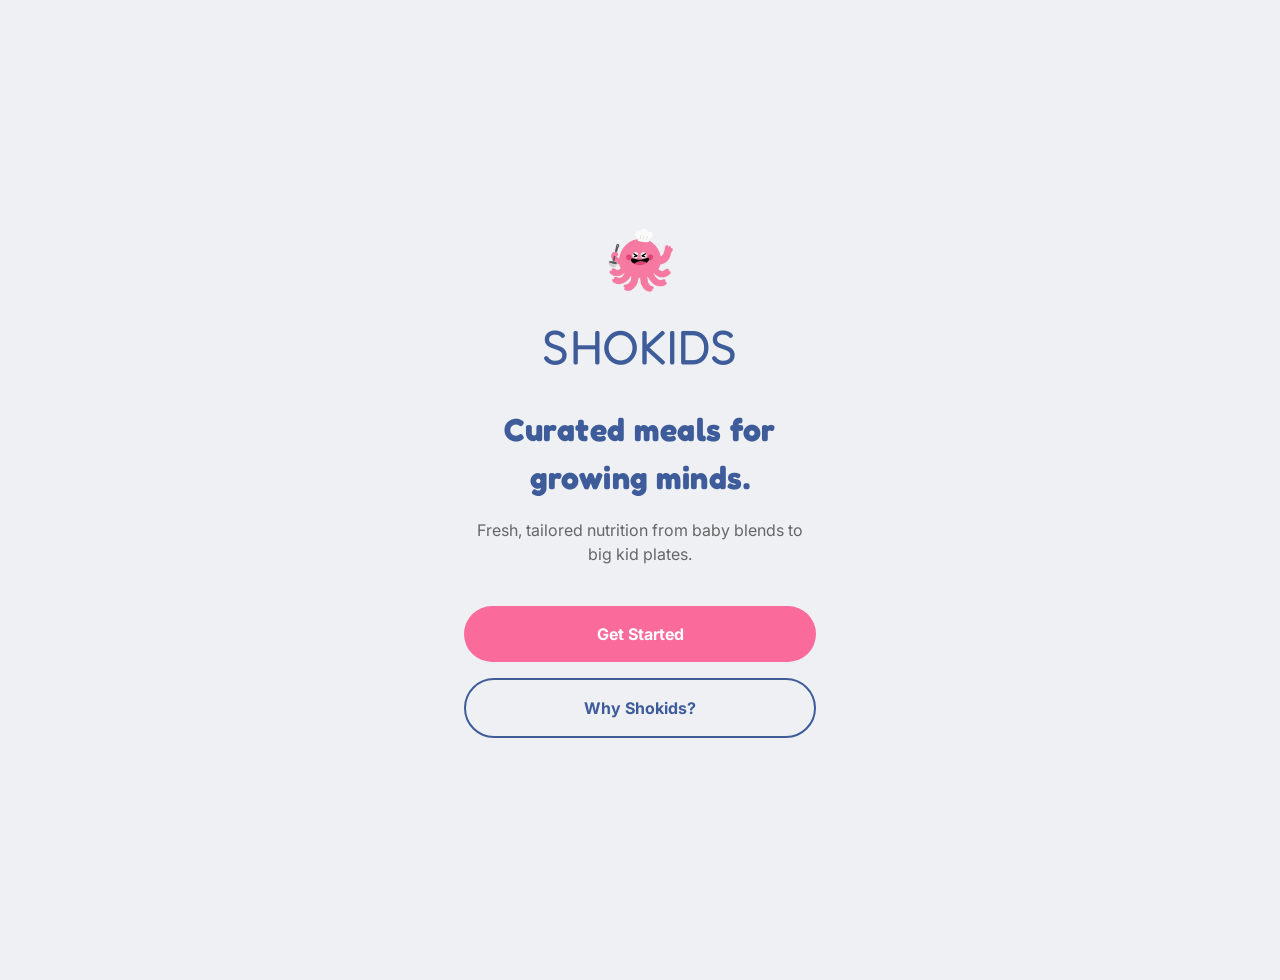
<file: index.html>
<!DOCTYPE html>
<html lang="en">

<head>
    <meta charset="UTF-8">
    <meta name="viewport" content="width=device-width, initial-scale=1.0">
    <title>SHOKIDS | Welcome</title>
    <link rel="stylesheet" href="css/styles.css">
</head>

<body>
    <div class="layout-wrapper"
        style="align-items: center; justify-content: center; min-height: 100vh; text-align: center;">
        <div class="main-content" style="max-width: 400px; padding: 40px 24px;">

            <div class="header-branding" style="flex-direction: column;">
                <img src="images/cook.png" alt="Chef Octopus" class="mascot-img">
                <div class="logo" >SHOKIDS</div>
            </div>

            <h1 style="font-size: 2rem; margin-bottom: 16px; color: var(--brand-blue);">Curated meals for growing minds.
            </h1>
            <p style="color: var(--text-muted); margin-bottom: 40px;">Fresh, tailored nutrition from baby blends to big
                kid plates.</p>

            <a href="onboarding.html" class="btn btn-pink" style="margin-bottom: 16px;">Get Started</a>
            <a href="about.html" class="btn btn-outline">Why Shokids?</a>
        </div>
    </div>
</body>

</html>
</file>
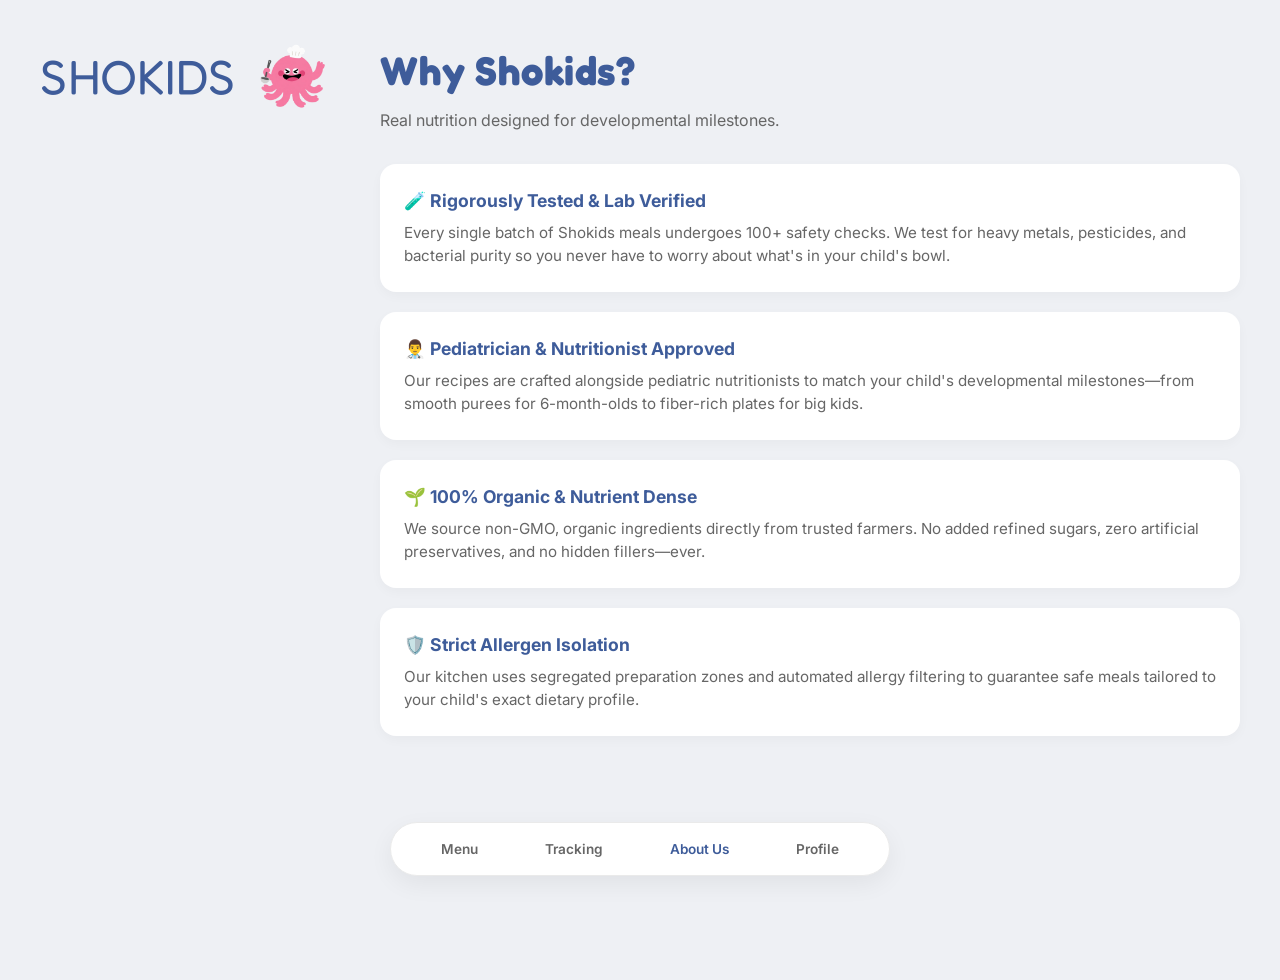
<file: about.html>
<!DOCTYPE html>
<html lang="en">

<head>
    <meta charset="UTF-8">
    <meta name="viewport" content="width=device-width, initial-scale=1.0">
    <title>SHOKIDS | About Us</title>
    <link rel="stylesheet" href="css/styles.css">
</head>

<body>
    <div class="layout-wrapper">
        <div class="sidebar">
            <div class="header-branding">
                <div class="logo">SHOKIDS</div>
                <img src="images/cook.png" alt="Chef Octopus" class="mascot-img">
            </div>
        </div>

        <div class="main-content">
            <h1 style="font-size: 2.5rem; margin-bottom: 8px; color: var(--brand-blue);">Why Shokids?</h1>
            <p style="color: var(--text-muted); margin-bottom: 32px;">Real nutrition designed for developmental
                milestones.</p>

            <div class="info-card">
                <h4>🧪 Rigorously Tested & Lab Verified</h4>
                <p>Every single batch of Shokids meals undergoes 100+ safety checks. We test for heavy metals,
                    pesticides, and bacterial purity so you never have to worry about what's in your child's bowl.</p>
            </div>

            <div class="info-card">
                <h4>👨‍⚕️ Pediatrician & Nutritionist Approved</h4>
                <p>Our recipes are crafted alongside pediatric nutritionists to match your child's developmental
                    milestones—from smooth purees for 6-month-olds to fiber-rich plates for big kids.</p>
            </div>

            <div class="info-card">
                <h4>🌱 100% Organic & Nutrient Dense</h4>
                <p>We source non-GMO, organic ingredients directly from trusted farmers. No added refined sugars, zero
                    artificial preservatives, and no hidden fillers—ever.</p>
            </div>

            <div class="info-card">
                <h4>🛡️ Strict Allergen Isolation</h4>
                <p>Our kitchen uses segregated preparation zones and automated allergy filtering to guarantee safe meals
                    tailored to your child's exact dietary profile.</p>
            </div>
        </div>
    </div>

    <div class="bottom-nav">
        <a href="menu.html" class="nav-link">Menu</a>
        <a href="tracking.html" class="nav-link">Tracking</a>
        <a href="about.html" class="nav-link active">About Us</a>
        <a href="profile.html" class="nav-link">Profile</a>
    </div>
</body>

</html>
</file>
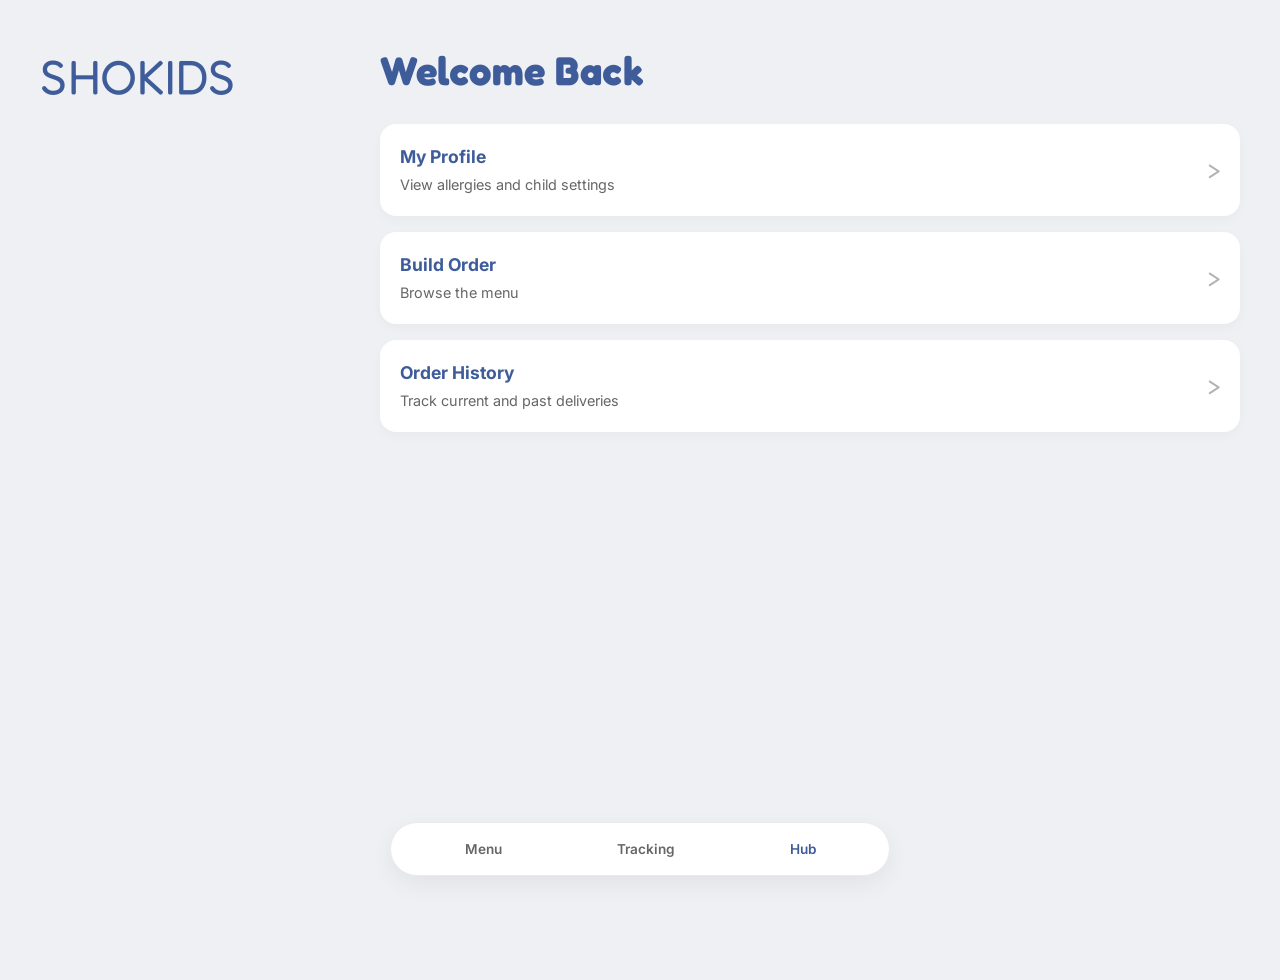
<file: dashboard.html>
<!DOCTYPE html>
<html lang="en">

<head>
    <meta charset="UTF-8">
    <meta name="viewport" content="width=device-width, initial-scale=1.0">
    <title>SHOKIDS | Dashboard</title>
    <link rel="stylesheet" href="css/styles.css">
</head>

<body>
    <div class="layout-wrapper">
        <div class="sidebar">
            <div class="logo">SHOKIDS</div>
        </div>

        <div class="main-content">
            <h1 style="font-size: 2.5rem; margin-bottom: 24px; color: var(--brand-blue);">Welcome Back</h1>

            <div class="settings-list">
                <a href="profile.html" class="settings-item">
                    <div class="settings-info">
                        <h4 style="color: var(--brand-blue);">My Profile</h4>
                        <p>View allergies and child settings</p>
                    </div>
                    <span class="arrow">></span>
                </a>

                <a href="menu.html" class="settings-item">
                    <div class="settings-info">
                        <h4 style="color: var(--brand-blue);">Build Order</h4>
                        <p>Browse the menu</p>
                    </div>
                    <span class="arrow">></span>
                </a>

                <a href="tracking.html" class="settings-item">
                    <div class="settings-info">
                        <h4 style="color: var(--brand-blue);">Order History</h4>
                        <p>Track current and past deliveries</p>
                    </div>
                    <span class="arrow">></span>
                </a>
            </div>
        </div>
    </div>

    <div class="bottom-nav">
        <a href="menu.html" class="nav-link">Menu</a>
        <a href="tracking.html" class="nav-link">Tracking</a>
        <a href="dashboard.html" class="nav-link active">Hub</a>
    </div>
</body>

</html>
</file>
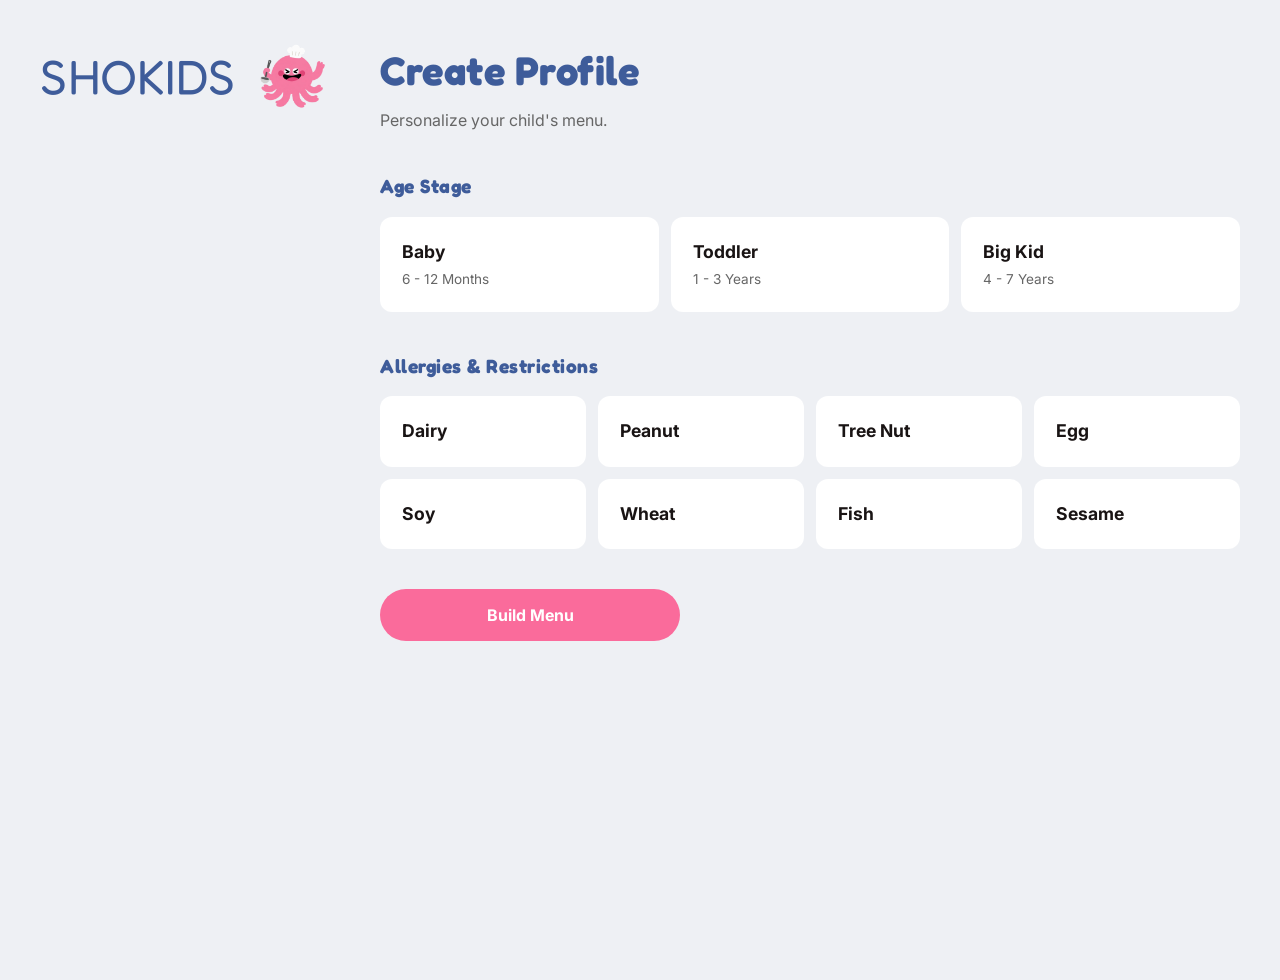
<file: onboarding.html>
<!DOCTYPE html>
<html lang="en">

<head>
    <meta charset="UTF-8">
    <meta name="viewport" content="width=device-width, initial-scale=1.0">
    <title>SHOKIDS | Profile Setup</title>
    <link rel="stylesheet" href="css/styles.css">
</head>

<body>
    <div class="layout-wrapper">
        <div class="sidebar">
            <div class="header-branding">
                <div class="logo">SHOKIDS</div>
                <img src="images/cook.png" alt="Mascot" class="mascot-img">
            </div>
        </div>

        <div class="main-content">
            <h1 style="font-size: 2.5rem; margin-bottom: 8px; color: var(--brand-blue);">Create Profile</h1>
            <p style="color: var(--text-muted); margin-bottom: 40px;">Personalize your child's menu.</p>

            <form id="onboardingForm">
                <div class="form-section">
                    <h3 style="color: var(--brand-blue);">Age Stage</h3>
                    <div class="grid-select">
                        <label>
                            <input type="radio" name="age" value="baby" required>
                            <div class="card-label">
                                <span>Baby</span>
                                <small>6 - 12 Months</small>
                            </div>
                        </label>
                        <label>
                            <input type="radio" name="age" value="toddler">
                            <div class="card-label">
                                <span>Toddler</span>
                                <small>1 - 3 Years</small>
                            </div>
                        </label>
                        <label>
                            <input type="radio" name="age" value="bigkid">
                            <div class="card-label">
                                <span>Big Kid</span>
                                <small>4 - 7 Years</small>
                            </div>
                        </label>
                    </div>
                </div>

                <div class="form-section">
                    <h3 style="color: var(--brand-blue);">Allergies & Restrictions</h3>
                    <div class="grid-select multi">
                        <label><input type="checkbox" name="allergy" value="dairy">
                            <div class="card-label"><span>Dairy</span></div>
                        </label>
                        <label><input type="checkbox" name="allergy" value="peanut">
                            <div class="card-label"><span>Peanut</span></div>
                        </label>
                        <label><input type="checkbox" name="allergy" value="treenut">
                            <div class="card-label"><span>Tree Nut</span></div>
                        </label>
                        <label><input type="checkbox" name="allergy" value="egg">
                            <div class="card-label"><span>Egg</span></div>
                        </label>
                        <label><input type="checkbox" name="allergy" value="soy">
                            <div class="card-label"><span>Soy</span></div>
                        </label>
                        <label><input type="checkbox" name="allergy" value="wheat">
                            <div class="card-label"><span>Wheat</span></div>
                        </label>
                        <label><input type="checkbox" name="allergy" value="fish">
                            <div class="card-label"><span>Fish</span></div>
                        </label>
                        <label><input type="checkbox" name="allergy" value="sesame">
                            <div class="card-label"><span>Sesame</span></div>
                        </label>
                    </div>
                </div>

                <button type="submit" class="btn btn-pink" style="max-width: 300px;">Build Menu</button>
            </form>
        </div>
    </div>
    <script src="js/onboarding.js"></script>
</body>

</html>
</file>
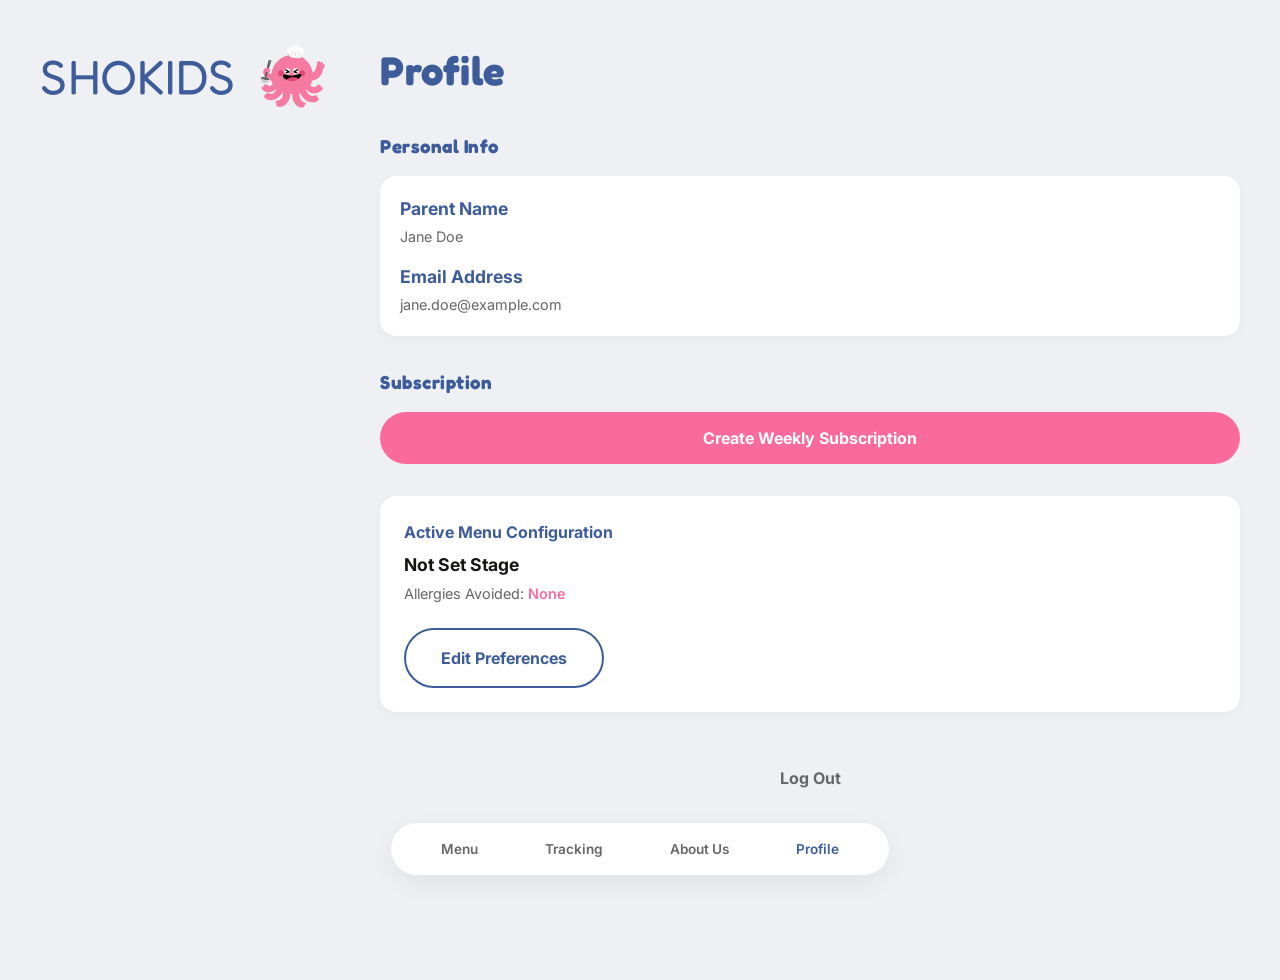
<file: profile.html>
<!DOCTYPE html>
<html lang="en">

<head>
    <meta charset="UTF-8">
    <meta name="viewport" content="width=device-width, initial-scale=1.0">
    <title>SHOKIDS | Profile</title>
    <link rel="stylesheet" href="css/styles.css">
</head>

<body>
    <div class="layout-wrapper">
        <div class="sidebar">
            <div class="header-branding">
                <div class="logo">SHOKIDS</div>
                <img src="images/cook.png" alt="Profile Mascot" class="mascot-img">
            </div>
        </div>

        <div class="main-content">
            <h1 style="font-size: 2.5rem; margin-bottom: 32px; color: var(--brand-blue);">Profile</h1>

            <h3 style="color: var(--brand-blue); margin-bottom: 16px;">Personal Info</h3>
            <div class="settings-item" style="margin-bottom: 32px; cursor: default;">
                <div class="settings-info">
                    <h4 style="color: var(--brand-blue);">Parent Name</h4>
                    <p style="margin-bottom: 16px;">Jane Doe</p>
                    <h4 style="color: var(--brand-blue);">Email Address</h4>
                    <p>jane.doe@example.com</p>
                </div>
            </div>

            <h3 style="color: var(--brand-blue); margin-bottom: 16px;">Subscription</h3>

            <div id="noSubSection" class="settings-list" style="margin-bottom: 32px;">
                <button class="btn btn-pink" onclick="createSubscription()">Create Weekly Subscription</button>
            </div>

            <div id="activeSubSection" class="settings-list" style="margin-bottom: 32px; display: none;">
                <div class="settings-item"
                    style="cursor: default; border-left: 6px solid var(--brand-pink); flex-direction: column; align-items: flex-start;">
                    <div class="settings-info" style="width: 100%;">
                        <h4 style="color: var(--brand-blue);">Weekly Menu Active</h4>
                        <p id="subItemsList"
                            style="margin-top: 8px; color: var(--text-main); font-weight: 600; line-height: 1.8;"></p>
                        <p id="subTotalDisplay" style="margin-top: 12px; color: var(--brand-pink); font-weight: 700;">
                        </p>
                    </div>
                </div>
                <button class="btn btn-danger" onclick="openCancelModal()">Cancel Subscription</button>
            </div>

            <div
                style="background: var(--bg-card); padding: 24px; border-radius: 16px; box-shadow: 0 4px 12px rgba(0,0,0,0.03);">
                <h4 style="margin-bottom: 8px; color: var(--brand-blue); font-family: 'Inter', sans-serif;">Active Menu
                    Configuration</h4>
                <p id="planDisplay" style="font-weight: 700; font-size: 1.1rem; margin-bottom: 4px;"></p>
                <p style="color: var(--text-muted); font-size: 0.9rem; margin-bottom: 24px;">Allergies Avoided: <span
                        id="allergyDisplay" style="color: var(--brand-pink); font-weight: 600;"></span></p>
                <a href="onboarding.html" class="btn btn-outline" style="max-width: 200px;">Edit Preferences</a>
            </div>

            <button class="btn" style="background: transparent; color: var(--text-muted); margin-top: 40px;"
                onclick="window.location.href='index.html'">Log Out</button>
        </div>
    </div>

    <div class="modal-overlay" id="cancelModal">
        <div class="modal-content" style="text-align: center; padding-top: 48px;">
            <h2 style="margin-bottom: 12px; color: var(--brand-blue);">Cancel Subscription?</h2>
            <p style="color: var(--text-muted); margin-bottom: 32px;">Are you sure you want to stop your weekly
                deliveries? Your custom plan will be removed.</p>

            <div style="display: flex; gap: 16px;">
                <button class="btn btn-outline" onclick="closeCancelModal()">Keep It</button>
                <button class="btn btn-danger" onclick="confirmCancel()">Yes, Cancel</button>
            </div>
        </div>
    </div>

    <div class="bottom-nav">
        <a href="menu.html" class="nav-link">Menu</a>
        <a href="tracking.html" class="nav-link">Tracking</a>
        <a href="about.html" class="nav-link">About Us</a>
        <a href="profile.html" class="nav-link active">Profile</a>
    </div>

    <script src="js/profile.js"></script>
</body>

</html>
</file>
<file: css/styles.css>
@import url('https://fonts.googleapis.com/css2?family=Fredoka+One&family=Inter:wght@400;600;700&display=swap');

:root {
    --brand-pink: #FA6B9B;
    --brand-blue: #3E5C9A;
    --bg-main: #EEF0F4;
    --bg-card: #FFFFFF;
    --text-main: #191414;
    --text-muted: #666666;
}

* {
    box-sizing: border-box;
    margin: 0;
    padding: 0;
}

body {
    font-family: 'Inter', sans-serif;
    background-color: var(--bg-main);
    color: var(--text-main);
    line-height: 1.5;
    -webkit-font-smoothing: antialiased;
    padding-bottom: 80px;
}

h1,
h2,
h3,
.logo {
    font-family: 'Fredoka One', cursive;
    letter-spacing: 0.5px;
}

.logo {
    font-size: 3rem;
    color: var(--brand-blue);
}

.header-branding {
    display: flex;
    align-items: center;
    justify-content: center;
    gap: 16px;
    margin-bottom: 24px;
    margin-top: 24px;
}

.mascot-img {
    width: 80px;
    height: auto;
    object-fit: contain;
}

.layout-wrapper {
    display: flex;
    flex-direction: column;
    min-height: 100vh;
}

.main-content {
    flex: 1;
    padding: 24px;
}

.btn {
    display: inline-block;
    width: 100%;
    padding: 16px 32px;
    border: none;
    border-radius: 500px;
    background-color: var(--brand-blue);
    color: #ffffff;
    font-family: 'Inter', sans-serif;
    font-size: 1rem;
    font-weight: 700;
    text-align: center;
    text-decoration: none;
    cursor: pointer;
    transition: transform 0.1s;
}

.btn:active {
    transform: scale(0.96);
}

.btn-pink {
    background-color: var(--brand-pink);
    color: white;
}

.btn-outline {
    background-color: transparent;
    color: var(--brand-blue);
    border: 2px solid var(--brand-blue);
}

.btn-danger {
    background-color: transparent;
    color: #e74c3c;
    border: 2px solid #e74c3c;
}

.form-section {
    margin-bottom: 40px;
}

.form-section h3 {
    margin-bottom: 16px;
    font-size: 1.2rem;
}

.grid-select {
    display: grid;
    grid-template-columns: 1fr;
    gap: 12px;
}

.grid-select.multi {
    grid-template-columns: 1fr 1fr;
}

input[type="radio"],
input[type="checkbox"] {
    display: none;
}

.card-label {
    display: flex;
    flex-direction: column;
    padding: 20px;
    border-radius: 12px;
    background: var(--bg-card);
    border: 2px solid transparent;
    cursor: pointer;
    transition: all 0.2s;
}

.card-label span {
    font-weight: 700;
    font-size: 1.1rem;
}

.card-label small {
    color: var(--text-muted);
    font-size: 0.85rem;
    margin-top: 4px;
}

input[type="radio"]:checked+.card-label,
input[type="checkbox"]:checked+.card-label {
    background: var(--brand-pink);
    color: white;
    border-color: var(--brand-pink);
}

input[type="radio"]:checked+.card-label small,
input[type="checkbox"]:checked+.card-label small {
    color: #ffe6f0;
}

.search-bar {
    width: 100%;
    padding: 16px 20px;
    border-radius: 500px;
    border: none;
    background: var(--bg-card);
    font-family: 'Inter', sans-serif;
    font-size: 1rem;
    margin-bottom: 24px;
    outline: none;
    box-shadow: 0 4px 12px rgba(0, 0, 0, 0.03);
}

.search-bar:focus {
    box-shadow: 0 0 0 2px var(--brand-blue);
}

.shop-grid {
    display: grid;
    grid-template-columns: 1fr 1fr;
    gap: 16px;
    padding-bottom: 100px;
}

.meal-card {
    display: flex;
    flex-direction: column;
    cursor: pointer;
    background: var(--bg-card);
    border-radius: 16px;
    padding: 12px;
    box-shadow: 0 4px 12px rgba(0, 0, 0, 0.03);
}

.meal-art {
    width: 100%;
    aspect-ratio: 1;
    border-radius: 12px;
    margin-bottom: 12px;
    object-fit: cover;
    display: block;
    background-color: var(--bg-main);
}

.meal-info h4 {
    font-family: 'Inter', sans-serif;
    font-size: 1rem;
    font-weight: 600;
    margin-bottom: 4px;
    line-height: 1.2;
}

.meal-info p {
    color: var(--brand-blue);
    font-size: 0.9rem;
    font-weight: 700;
    margin-bottom: 12px;
}

.add-btn {
    background: var(--brand-pink);
    color: white;
    border: none;
    border-radius: 500px;
    padding: 8px 16px;
    font-weight: 700;
    cursor: pointer;
    width: 100%;
    z-index: 2;
}

.floating-cart {
    position: fixed;
    bottom: 80px;
    left: 24px;
    right: 24px;
    background: var(--brand-blue);
    color: white;
    padding: 16px 24px;
    display: none;
    flex-direction: column;
    gap: 12px;
    border-radius: 16px;
    z-index: 1000;
    box-shadow: 0 8px 24px rgba(62, 92, 154, 0.4);
}

.floating-cart.active {
    display: flex;
}

.cart-bottom-row {
    display: flex;
    justify-content: space-between;
    align-items: center;
    width: 100%;
}

.floating-cart .btn {
    width: auto;
    padding: 10px 24px;
    background: var(--brand-pink);
    color: white;
}

.discount-banner {
    display: flex;
    align-items: center;
    gap: 10px;
    background: rgba(255, 255, 255, 0.15);
    padding: 10px;
    border-radius: 8px;
    font-size: 0.85rem;
    font-weight: 600;
    cursor: pointer;
}

.discount-banner input {
    display: block;
    width: 18px;
    height: 18px;
    cursor: pointer;
}

.bottom-nav {
    position: fixed;
    bottom: 0;
    left: 0;
    right: 0;
    background: var(--bg-card);
    border-top: 1px solid #eaeaea;
    display: flex;
    justify-content: space-around;
    padding: 16px;
    z-index: 999;
}

.nav-link {
    text-decoration: none;
    color: var(--text-muted);
    font-weight: 600;
    font-size: 0.75rem;
    display: flex;
    flex-direction: column;
    align-items: center;
    text-align: center;
}

.nav-link.active {
    color: var(--brand-blue);
}

.status-box {
    background: var(--bg-card);
    padding: 24px;
    border-radius: 16px;
    margin-bottom: 24px;
    border-left: 6px solid var(--brand-pink);
    box-shadow: 0 4px 12px rgba(0, 0, 0, 0.03);
}

.empty-state {
    text-align: center;
    padding: 40px 20px;
    color: var(--text-muted);
}

.settings-list {
    display: flex;
    flex-direction: column;
    gap: 16px;
}

.settings-item {
    display: flex;
    justify-content: space-between;
    align-items: center;
    background: var(--bg-card);
    padding: 20px;
    border-radius: 16px;
    text-decoration: none;
    color: var(--text-main);
    transition: transform 0.1s;
    box-shadow: 0 4px 12px rgba(0, 0, 0, 0.03);
}

.settings-item:active {
    transform: scale(0.98);
}

.settings-info h4 {
    font-family: 'Inter', sans-serif;
    font-size: 1.1rem;
    margin-bottom: 4px;
}

.settings-info p {
    color: var(--text-muted);
    font-size: 0.9rem;
}

.arrow {
    font-size: 1.5rem;
    color: #b3b3b3;
    font-family: 'Fredoka One', cursive;
}

.modal-overlay {
    position: fixed;
    top: 0;
    left: 0;
    right: 0;
    bottom: 0;
    background: rgba(0, 0, 0, 0.6);
    display: none;
    justify-content: center;
    align-items: flex-end;
    z-index: 2000;
}

.modal-overlay.active {
    display: flex;
}

.modal-content {
    background: var(--bg-main);
    width: 100%;
    max-width: 600px;
    border-top-left-radius: 24px;
    border-top-right-radius: 24px;
    padding: 32px 24px;
    position: relative;
    animation: slideUp 0.3s ease-out;
}

@keyframes slideUp {
    from {
        transform: translateY(100%);
    }

    to {
        transform: translateY(0);
    }
}

.close-modal {
    position: absolute;
    top: 16px;
    right: 24px;
    font-size: 2rem;
    font-weight: bold;
    background: none;
    border: none;
    cursor: pointer;
    color: var(--text-muted);
}

.modal-art-large {
    width: 120px;
    height: 120px;
    border-radius: 16px;
    margin: 0 auto 24px auto;
    object-fit: cover;
    display: block;
    background-color: var(--bg-main);
}

.modal-badge {
    display: inline-block;
    background: var(--brand-pink);
    color: white;
    padding: 4px 12px;
    border-radius: 500px;
    font-size: 0.8rem;
    font-weight: 700;
    margin-bottom: 12px;
}

.info-card {
    background: var(--bg-card);
    padding: 24px;
    border-radius: 16px;
    margin-bottom: 20px;
    box-shadow: 0 4px 12px rgba(0, 0, 0, 0.03);
}

.info-card h4 {
    color: var(--brand-blue);
    font-size: 1.1rem;
    margin-bottom: 8px;
}

.info-card p {
    color: var(--text-muted);
    font-size: 0.95rem;
}

@media (min-width: 768px) {
    .layout-wrapper {
        flex-direction: row;
        max-width: 1200px;
        margin: 0 auto;
        padding-top: 40px;
        gap: 40px;
    }

    .sidebar {
        width: 300px;
        position: sticky;
        top: 40px;
        height: fit-content;
    }

    .sidebar .header-branding {
        justify-content: flex-start;
        margin-top: 0px;
    }

    .main-content {
        padding: 0;
    }

    .grid-select {
        grid-template-columns: repeat(3, 1fr);
    }

    .grid-select.multi {
        grid-template-columns: repeat(4, 1fr);
    }

    .shop-grid {
        grid-template-columns: repeat(4, 1fr);
    }

    .floating-cart {
        left: 50%;
        right: auto;
        transform: translateX(-50%);
        width: 500px;
        bottom: 90px;
    }

    .bottom-nav {
        left: 50%;
        right: auto;
        transform: translateX(-50%);
        width: 500px;
        bottom: 24px;
        border: 1px solid #eaeaea;
        border-radius: 500px;
        box-shadow: 0 8px 24px rgba(0, 0, 0, 0.06);
    }

    .nav-link {
        font-size: 0.85rem;
    }

    .modal-overlay {
        align-items: center;
    }

    .modal-content {
        border-radius: 24px;
    }
}
</file>
